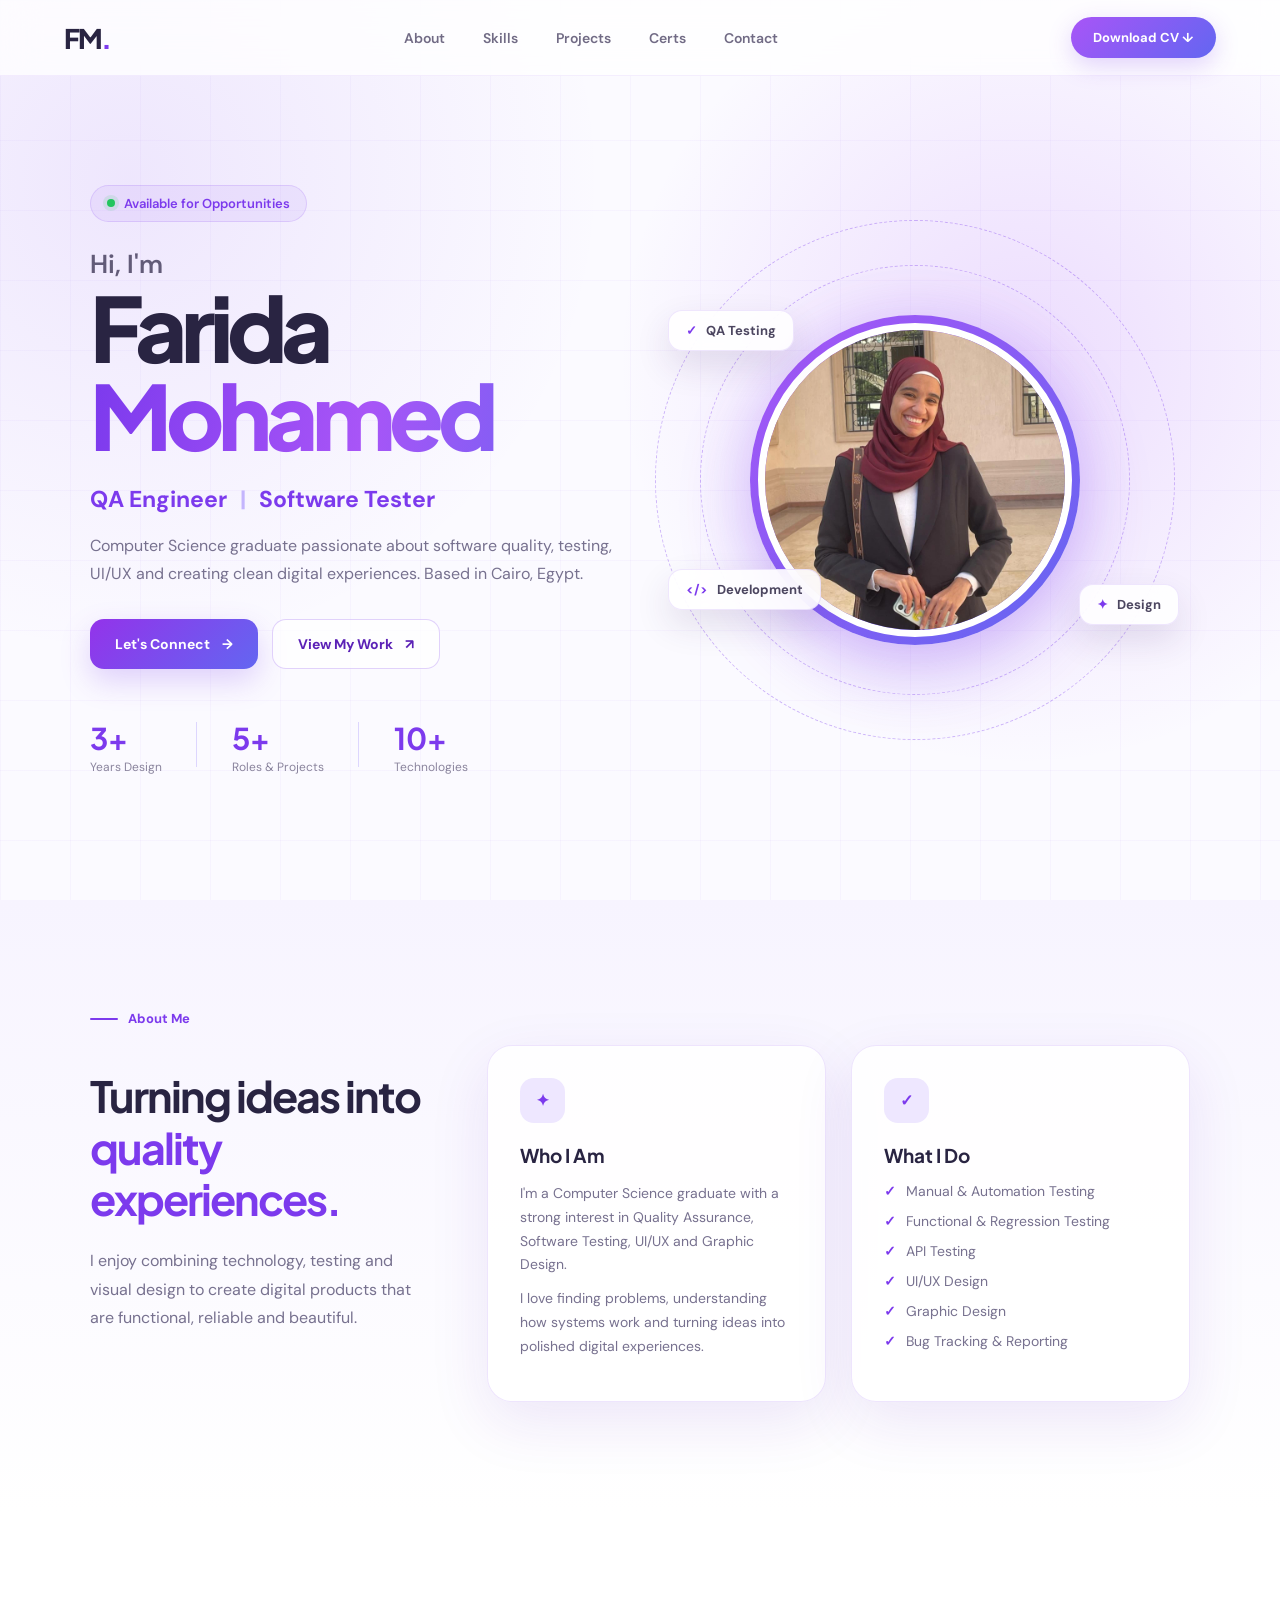
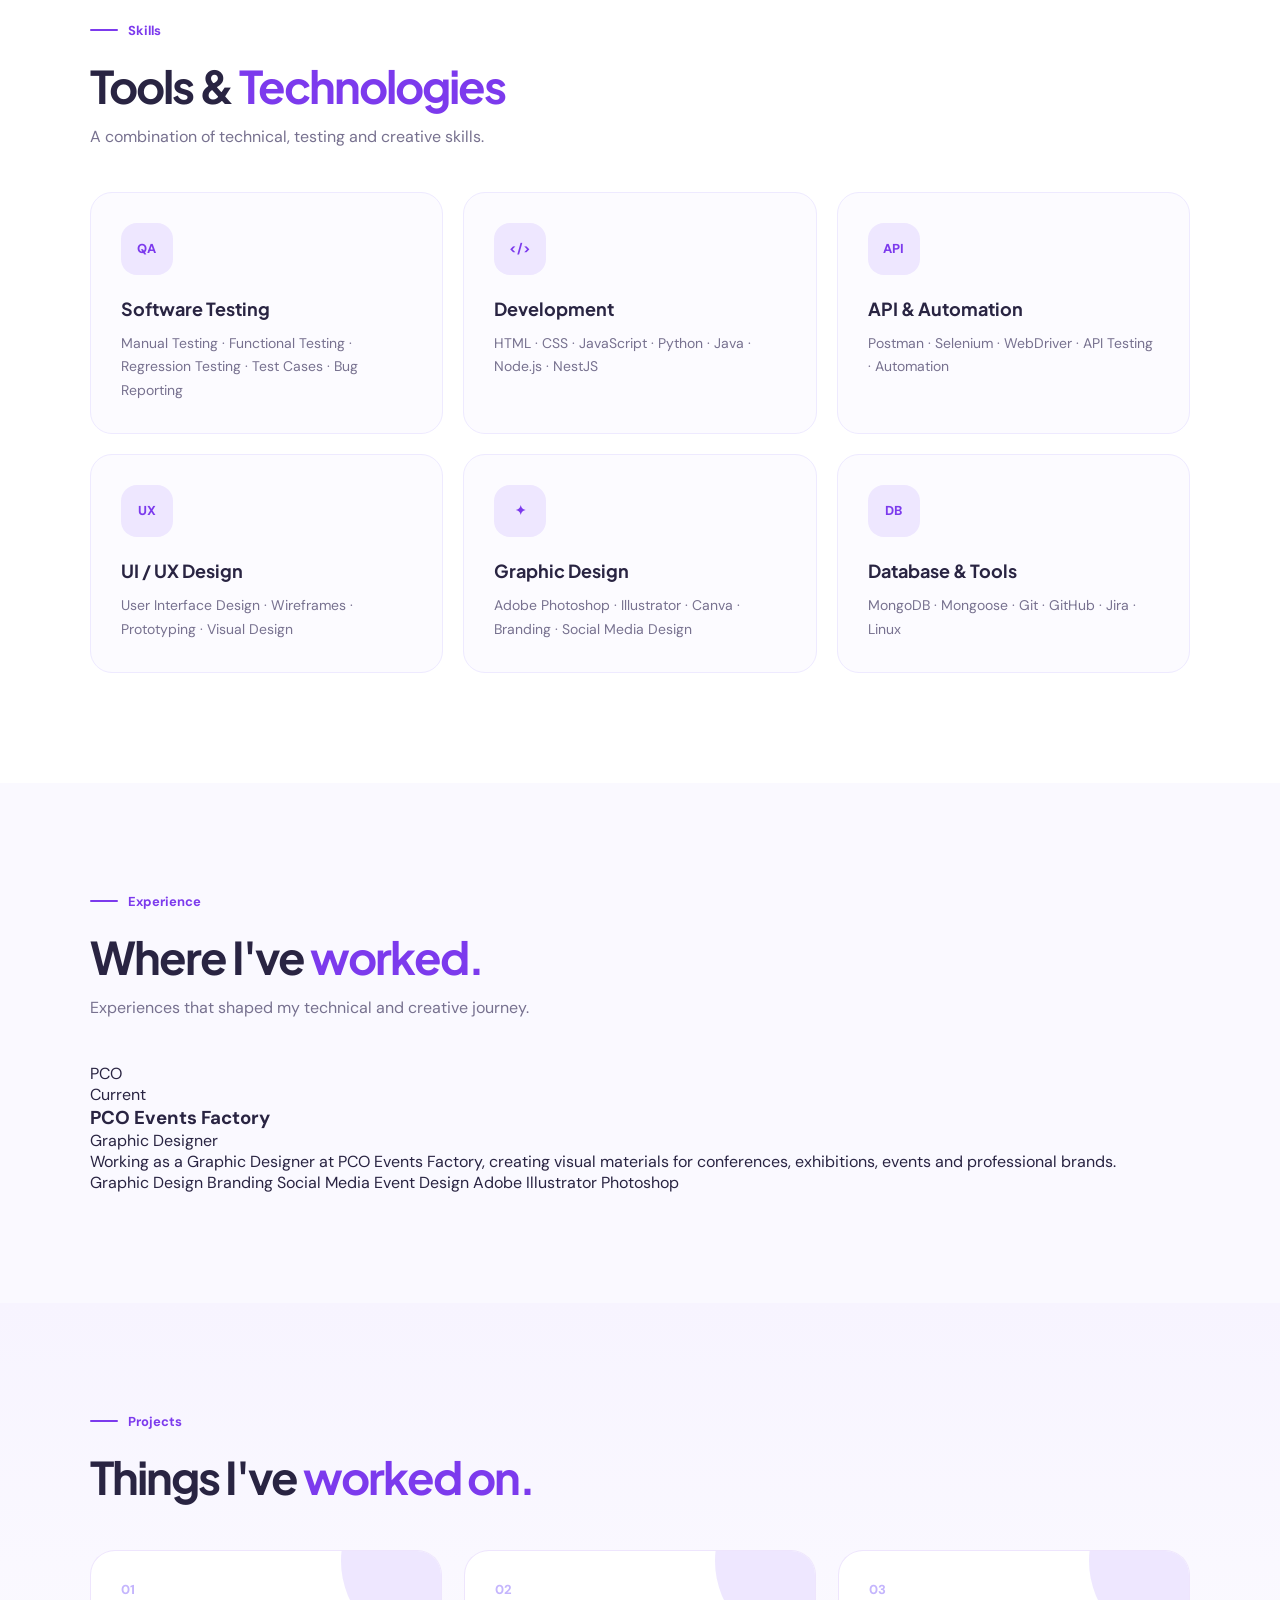
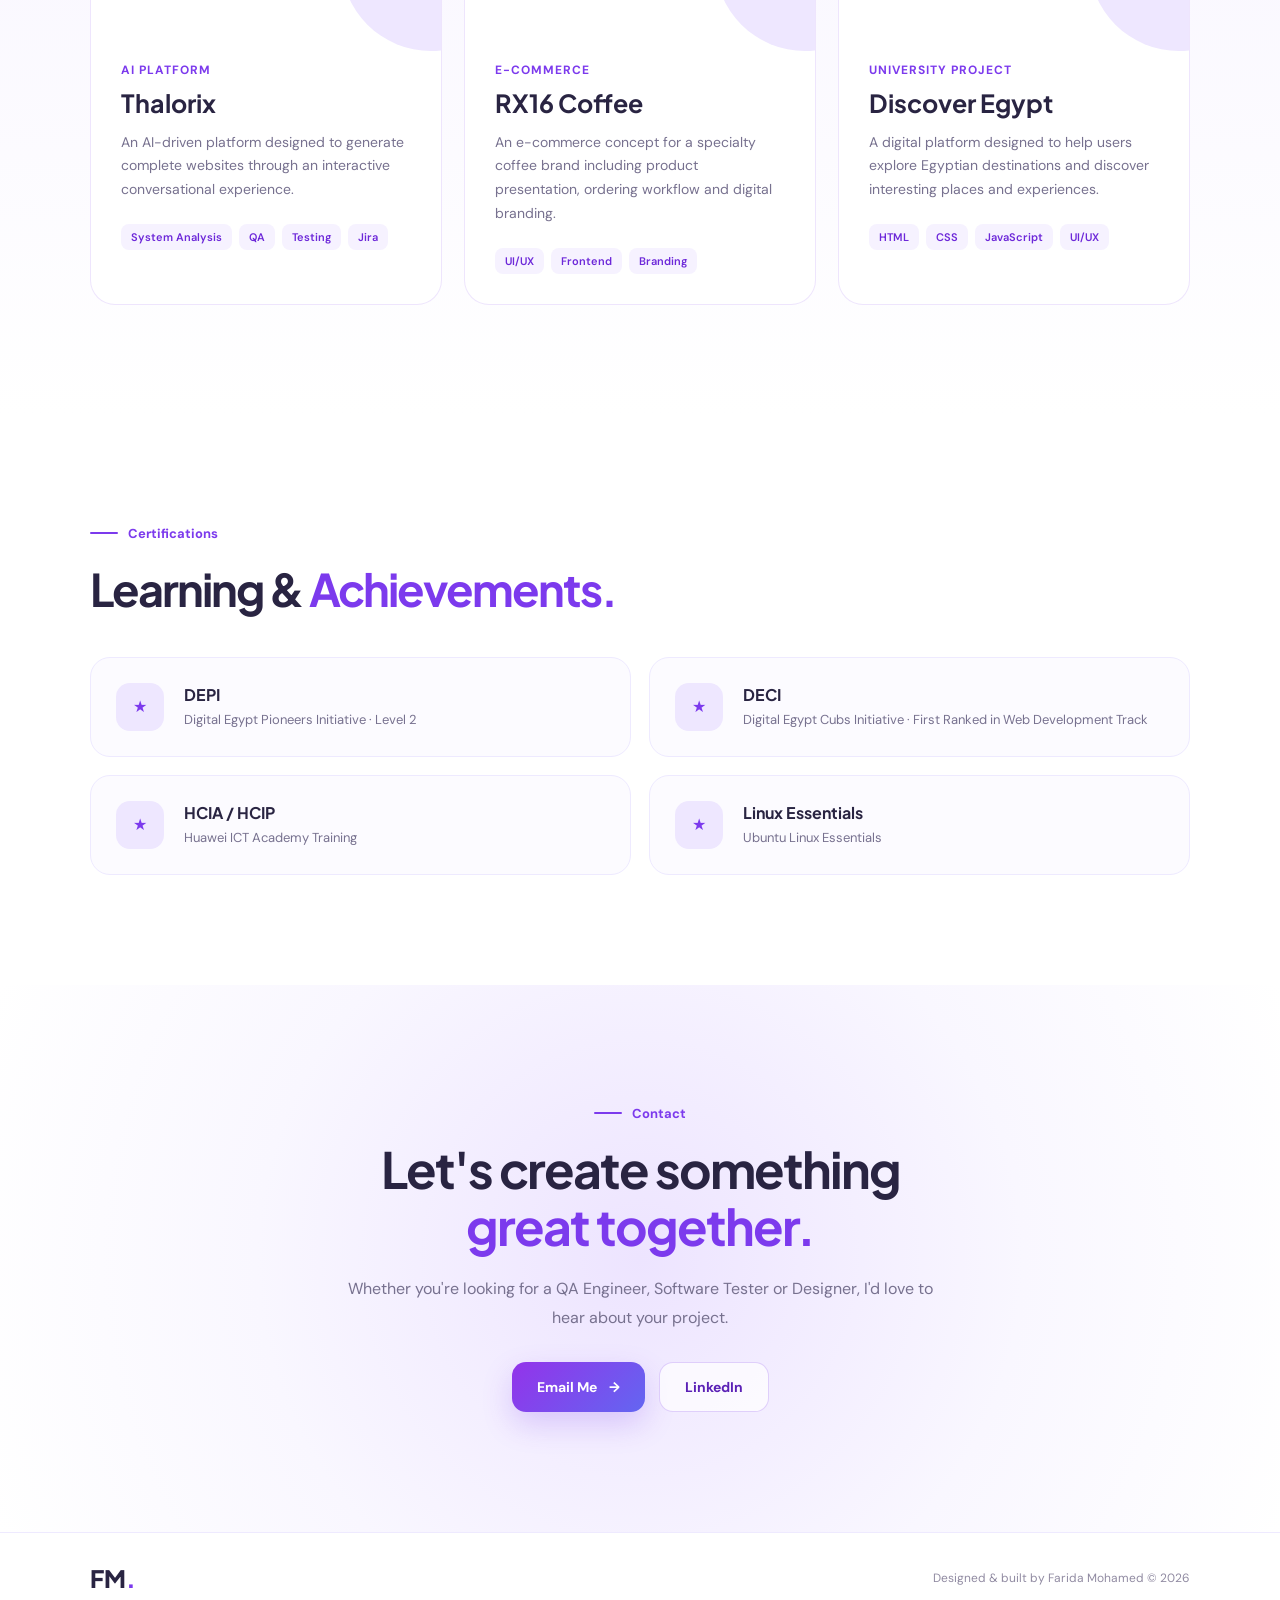
<file: index.html>
<!DOCTYPE html>
<html lang="en">
<head>
    <meta charset="UTF-8">
    <meta name="viewport" content="width=device-width, initial-scale=1.0">

    <title>Farida Mohamed | QA Engineer & Designer</title>

    <meta name="description"
          content="Farida Mohamed - QA Engineer, Software Tester and Graphic Designer">

    <link rel="preconnect" href="https://fonts.googleapis.com">
    <link rel="preconnect" href="https://fonts.gstatic.com" crossorigin>

    <link href="https://fonts.googleapis.com/css2?family=DM+Sans:wght@400;500;600;700&family=Plus+Jakarta+Sans:wght@500;600;700;800&display=swap"
          rel="stylesheet">

    <link rel="stylesheet" href="style.css">
</head>

<body>

<!-- ================= NAVBAR ================= -->

<header class="navbar">

    <a href="#home" class="logo">
        FM<span>.</span>
    </a>

   <nav class="nav-links">
    <a href="#about">About</a>
    <a href="#skills">Skills</a>
    <a href="#projects">Projects</a>
    <a href="#certs">Certs</a>
    <a href="#contact">Contact</a>
</nav>
    <a href="Farida Mohamed CV.pdf" class="cv-btn" target="_blank">
        Download CV
        <span>↓</span>
    </a>

</header>


<!-- ================= HERO ================= -->

<main>

<section id="home" class="hero">

    <div class="hero-content">

        <div class="availability">
            <span class="status-dot"></span>
            Available for Opportunities
        </div>

        <p class="hello">Hi, I'm</p>

        <h1>
            Farida
            <span>Mohamed</span>
        </h1>

        <div class="role">
            QA Engineer <span>|</span> Software Tester
        </div>

        <p class="hero-description">
            Computer Science graduate passionate about software quality,
            testing, UI/UX and creating clean digital experiences.
            Based in Cairo, Egypt.
        </p>

        <div class="hero-buttons">

            <a href="#contact" class="primary-btn">
                Let's Connect
                <span>→</span>
            </a>

          <a href="work.html" class="secondary-btn">
    View My Work
    <span>↗</span>
</a>

        </div>

        <div class="stats">

            <div class="stat">
                <strong>3+</strong>
                <span>Years Design</span>
            </div>

            <div class="stat">
                <strong>5+</strong>
                <span>Roles & Projects</span>
            </div>

            <div class="stat">
                <strong>10+</strong>
                <span>Technologies</span>
            </div>

        </div>

    </div>


    <!-- PROFILE -->

    <div class="hero-visual">

        <div class="glow"></div>

        <div class="orbit orbit-one"></div>
        <div class="orbit orbit-two"></div>

        <div class="profile-wrapper">

            <div class="profile-ring">

                <img
                    src="Farida Mohamed.jpeg"
                    alt="Farida Mohamed"
                    class="profile-image"
                >

            </div>

        </div>


        <div class="floating-card card-qa">
            <span>✓</span>
            QA Testing
        </div>

        <div class="floating-card card-design">
            <span>✦</span>
            Design
        </div>

        <div class="floating-card card-dev">
            <span>&lt;/&gt;</span>
            Development
        </div>

    </div>

</section>


<!-- ================= ABOUT ================= -->

<section id="about" class="section about-section">

    <div class="section-label">
        <span></span>
        About Me
    </div>

    <div class="about-grid">

        <div class="about-title">

            <h2>
                Turning ideas into
                <span>quality experiences.</span>
            </h2>

            <p>
                I enjoy combining technology, testing and visual design
                to create digital products that are functional,
                reliable and beautiful.
            </p>

        </div>


        <div class="info-card">

            <div class="card-icon">✦</div>

            <h3>Who I Am</h3>

            <p>
                I'm a Computer Science graduate with a strong interest
                in Quality Assurance, Software Testing, UI/UX and
                Graphic Design.
            </p>

            <p>
                I love finding problems, understanding how systems work
                and turning ideas into polished digital experiences.
            </p>

        </div>


        <div class="info-card">

            <div class="card-icon">✓</div>

            <h3>What I Do</h3>

            <ul>
                <li>Manual & Automation Testing</li>
                <li>Functional & Regression Testing</li>
                <li>API Testing</li>
                <li>UI/UX Design</li>
                <li>Graphic Design</li>
                <li>Bug Tracking & Reporting</li>
            </ul>

        </div>

    </div>

</section>


<!-- ================= SKILLS ================= -->

<section id="skills" class="section skills-section">

    <div class="section-label">
        <span></span>
        Skills
    </div>

    <h2 class="section-title">
        Tools & <span>Technologies</span>
    </h2>

    <p class="section-subtitle">
        A combination of technical, testing and creative skills.
    </p>


    <div class="skills-grid">

        <div class="skill-card">
            <div class="skill-icon">QA</div>
            <h3>Software Testing</h3>
            <p>
                Manual Testing · Functional Testing · Regression Testing
                · Test Cases · Bug Reporting
            </p>
        </div>


        <div class="skill-card">
            <div class="skill-icon">&lt;/&gt;</div>
            <h3>Development</h3>
            <p>
                HTML · CSS · JavaScript · Python · Java · Node.js · NestJS
            </p>
        </div>


        <div class="skill-card">
            <div class="skill-icon">API</div>
            <h3>API & Automation</h3>
            <p>
                Postman · Selenium · WebDriver · API Testing · Automation
            </p>
        </div>


        <div class="skill-card">
            <div class="skill-icon">UX</div>
            <h3>UI / UX Design</h3>
            <p>
                User Interface Design · Wireframes · Prototyping ·
                Visual Design
            </p>
        </div>


        <div class="skill-card">
            <div class="skill-icon">✦</div>
            <h3>Graphic Design</h3>
            <p>
                Adobe Photoshop · Illustrator · Canva · Branding ·
                Social Media Design
            </p>
        </div>


        <div class="skill-card">
            <div class="skill-icon">DB</div>
            <h3>Database & Tools</h3>
            <p>
                MongoDB · Mongoose · Git · GitHub · Jira · Linux
            </p>
        </div>

    </div>

</section>
    

<!-- ================= EXPERIENCE ================= -->

<section id="experience" class="section experience-section">

    <div class="section-label">
        <span></span>
        Experience
    </div>

    <h2 class="section-title">
        Where I've <span>worked.</span>
    </h2>

    <p class="section-subtitle">
        Experiences that shaped my technical and creative journey.
    </p>


    <div class="experience-card">

        <div class="experience-left">

            <div class="experience-logo">
                PCO
            </div>

            <div>

                <span class="experience-status">
                    Current
                </span>

                <h3>
                    PCO Events Factory
                </h3>

                <p class="experience-role">
                    Graphic Designer
                </p>

            </div>

        </div>


        <div class="experience-content">

            <p>
                Working as a Graphic Designer at PCO Events Factory,
                creating visual materials for conferences, exhibitions,
                events and professional brands.
            </p>

            <div class="experience-tags">

                <span>Graphic Design</span>
                <span>Branding</span>
                <span>Social Media</span>
                <span>Event Design</span>
                <span>Adobe Illustrator</span>
                <span>Photoshop</span>

            </div>

        </div>

    </div>

</section>
    
<!-- ================= PROJECTS ================= -->

<section id="projects" class="section projects-section">

    <div class="section-label">
        <span></span>
        Projects
    </div>

    <h2 class="section-title">
        Things I've <span>worked on.</span>
    </h2>


    <div class="projects-grid">

        <article class="project-card">

            <div class="project-number">01</div>

            <div class="project-content">

                <span class="project-type">
                    AI Platform
                </span>

                <h3>Thalorix</h3>

                <p>
                    An AI-driven platform designed to generate complete
                    websites through an interactive conversational
                    experience.
                </p>

                <div class="project-tags">
                    <span>System Analysis</span>
                    <span>QA</span>
                    <span>Testing</span>
                    <span>Jira</span>
                </div>

            </div>

        </article>


        <article class="project-card">

            <div class="project-number">02</div>

            <div class="project-content">

                <span class="project-type">
                    E-Commerce
                </span>

                <h3>RX16 Coffee</h3>

                <p>
                    An e-commerce concept for a specialty coffee brand
                    including product presentation, ordering workflow
                    and digital branding.
                </p>

                <div class="project-tags">
                    <span>UI/UX</span>
                    <span>Frontend</span>
                    <span>Branding</span>
                </div>

            </div>

        </article>


        <article class="project-card">

            <div class="project-number">03</div>

            <div class="project-content">

                <span class="project-type">
                    University Project
                </span>

                <h3>Discover Egypt</h3>

                <p>
                    A digital platform designed to help users explore
                    Egyptian destinations and discover interesting
                    places and experiences.
                </p>

                <div class="project-tags">
                    <span>HTML</span>
                    <span>CSS</span>
                    <span>JavaScript</span>
                    <span>UI/UX</span>
                </div>

            </div>

        </article>

    </div>

</section>


<!-- ================= CERTIFICATES ================= -->

<section id="certs" class="section cert-section">

    <div class="section-label">
        <span></span>
        Certifications
    </div>

    <h2 class="section-title">
        Learning & <span>Achievements.</span>
    </h2>


    <div class="cert-grid">

        <div class="cert-card">
            <div class="cert-icon">★</div>

            <div>
                <h3>DEPI</h3>
                <p>Digital Egypt Pioneers Initiative · Level 2</p>
            </div>
        </div>


        <div class="cert-card">
            <div class="cert-icon">★</div>

            <div>
                <h3>DECI</h3>
                <p>
                    Digital Egypt Cubs Initiative ·
                    First Ranked in Web Development Track
                </p>
            </div>
        </div>


        <div class="cert-card">
            <div class="cert-icon">★</div>

            <div>
                <h3>HCIA / HCIP</h3>
                <p>Huawei ICT Academy Training</p>
            </div>
        </div>


        <div class="cert-card">
            <div class="cert-icon">★</div>

            <div>
                <h3>Linux Essentials</h3>
                <p>Ubuntu Linux Essentials</p>
            </div>
        </div>

    </div>

</section>


<!-- ================= CONTACT ================= -->

<section id="contact" class="contact-section">

    <div class="contact-content">

        <div class="section-label">
            <span></span>
            Contact
        </div>

        <h2>
            Let's create something
            <span>great together.</span>
        </h2>

        <p>
            Whether you're looking for a QA Engineer, Software Tester
            or Designer, I'd love to hear about your project.
        </p>

        <div class="contact-buttons">

            <a
                href="mailto:your-email@gmail.com"
                class="primary-btn"
            >
                Email Me
                <span>→</span>
            </a>

            <a
                href="https://www.linkedin.com/"
                target="_blank"
                class="secondary-btn"
            >
                LinkedIn
            </a>

        </div>

    </div>

</section>

</main>


<!-- ================= FOOTER ================= -->

<footer>

    <div class="footer-logo">
        FM<span>.</span>
    </div>

    <p>
        Designed & built by Farida Mohamed © 2026
    </p>

</footer>


<script src="script.js"></script>

</body>
</html>
</file>
<file: style.css>
/* =========================
   RESET
========================= */

* {
    margin: 0;
    padding: 0;
    box-sizing: border-box;
}

html {
    scroll-behavior: smooth;
}

body {
    font-family: "DM Sans", sans-serif;
    color: #292442;
    background: #faf9ff;
    overflow-x: hidden;
}

a {
    text-decoration: none;
    color: inherit;
}

button,
a {
    -webkit-tap-highlight-color: transparent;
}


/* =========================
   VARIABLES
========================= */

:root {

    --purple: #7c3aed;
    --purple-light: #a855f7;
    --purple-dark: #5b21b6;

    --lavender: #eee7ff;
    --lavender-2: #f6f2ff;

    --text: #292442;
    --muted: #77718f;

    --white: #ffffff;

    --border: rgba(124, 58, 237, 0.13);

    --shadow:
        0 20px 60px rgba(91, 33, 182, 0.10);
}


/* =========================
   NAVBAR
========================= */

.navbar {

    position: fixed;

    top: 0;
    left: 0;

    width: 100%;

    height: 76px;

    padding: 0 5%;

    display: flex;

    align-items: center;

    justify-content: space-between;

    background: rgba(255, 255, 255, 0.78);

    backdrop-filter: blur(18px);

    border-bottom: 1px solid rgba(124, 58, 237, 0.08);

    z-index: 1000;
}


.logo {

    font-family: "Plus Jakarta Sans", sans-serif;

    font-size: 27px;

    font-weight: 800;

    letter-spacing: -2px;

    color: #292442;
}

.logo span,
.footer-logo span {
    color: var(--purple);
}


.nav-links {

    display: flex;

    gap: 38px;

    align-items: center;
}

.nav-links a {

    color: #716b85;

    font-size: 14px;

    font-weight: 600;

    transition: 0.3s;
}

.nav-links a:hover {
    color: var(--purple);
}


.cv-btn {

    padding: 12px 22px;

    border-radius: 30px;

    color: white;

    font-size: 13px;

    font-weight: 700;

    background: linear-gradient(
        135deg,
        #a855f7,
        #6366f1
    );

    box-shadow:
        0 8px 25px rgba(124, 58, 237, 0.22);

    transition: 0.3s;
}

.cv-btn:hover {
    transform: translateY(-2px);
}


/* =========================
   HERO
========================= */

.hero {

    min-height: 100vh;

    padding:
        140px
        7%
        80px;

    display: grid;

    grid-template-columns: 1fr 1fr;

    align-items: center;

    position: relative;

    overflow: hidden;

    background:

        radial-gradient(
            circle at 80% 40%,
            rgba(168, 85, 247, 0.18),
            transparent 35%
        ),

        radial-gradient(
            circle at 10% 20%,
            rgba(124, 58, 237, 0.10),
            transparent 35%
        ),

        #fbfaff;
}


.hero::before {

    content: "";

    position: absolute;

    inset: 0;

    background-image:
        linear-gradient(
            rgba(124, 58, 237, 0.035) 1px,
            transparent 1px
        ),
        linear-gradient(
            90deg,
            rgba(124, 58, 237, 0.035) 1px,
            transparent 1px
        );

    background-size: 70px 70px;

    pointer-events: none;
}


.hero-content {

    position: relative;

    z-index: 2;

    max-width: 650px;
}


.availability {

    display: inline-flex;

    align-items: center;

    gap: 9px;

    padding: 9px 16px;

    border-radius: 30px;

    background: rgba(124, 58, 237, 0.07);

    border: 1px solid rgba(124, 58, 237, 0.15);

    color: var(--purple);

    font-size: 13px;

    font-weight: 600;

    margin-bottom: 25px;
}


.status-dot {

    width: 8px;

    height: 8px;

    border-radius: 50%;

    background: #22c55e;

    box-shadow:
        0 0 0 4px rgba(34, 197, 94, 0.12);
}


.hello {

    font-size: 26px;

    font-weight: 600;

    color: #625b78;

    margin-bottom: 2px;
}


.hero h1 {

    font-family: "Plus Jakarta Sans", sans-serif;

    font-size: clamp(65px, 7vw, 105px);

    line-height: 0.98;

    letter-spacing: -6px;

    font-weight: 800;

    color: #292442;
}


.hero h1 span {

    display: block;

    background:
        linear-gradient(
            100deg,
            #7c3aed,
            #a855f7,
            #6366f1
        );

    -webkit-background-clip: text;

    background-clip: text;

    color: transparent;
}


.role {

    margin-top: 25px;

    font-size: 23px;

    font-weight: 700;

    color: var(--purple);
}

.role span {
    color: #c4b5fd;
    margin: 0 8px;
}


.hero-description {

    max-width: 570px;

    margin-top: 18px;

    font-size: 16px;

    line-height: 1.8;

    color: #77718f;
}


.hero-buttons {

    display: flex;

    gap: 14px;

    margin-top: 30px;
}


.primary-btn,
.secondary-btn {

    display: inline-flex;

    align-items: center;

    justify-content: center;

    gap: 12px;

    padding: 15px 25px;

    border-radius: 14px;

    font-size: 14px;

    font-weight: 700;

    transition: 0.3s;
}


.primary-btn {

    color: white;

    background:
        linear-gradient(
            135deg,
            #9333ea,
            #6366f1
        );

    box-shadow:
        0 12px 30px rgba(124, 58, 237, 0.22);
}


.primary-btn:hover {

    transform: translateY(-3px);

    box-shadow:
        0 18px 35px rgba(124, 58, 237, 0.30);
}


.secondary-btn {

    color: #5b21b6;

    border: 1px solid rgba(124, 58, 237, 0.22);

    background: rgba(255, 255, 255, 0.7);
}


.secondary-btn:hover {

    background: var(--lavender);

    transform: translateY(-3px);
}


/* =========================
   STATS
========================= */

.stats {

    display: flex;

    gap: 35px;

    margin-top: 50px;
}


.stat {

    display: flex;

    flex-direction: column;

    position: relative;

    padding-right: 35px;
}


.stat:not(:last-child)::after {

    content: "";

    position: absolute;

    right: 0;

    top: 3px;

    height: 45px;

    width: 1px;

    background: #ddd6fe;
}


.stat strong {

    font-family: "Plus Jakarta Sans", sans-serif;

    font-size: 30px;

    color: var(--purple);
}


.stat span {

    margin-top: 2px;

    font-size: 12px;

    color: #8a849d;
}


/* =========================
   HERO VISUAL
========================= */

.hero-visual {

    height: 600px;

    display: flex;

    justify-content: center;

    align-items: center;

    position: relative;
}


.glow {

    width: 400px;

    height: 400px;

    position: absolute;

    border-radius: 50%;

    background:
        radial-gradient(
            circle,
            rgba(168, 85, 247, 0.28),
            transparent 70%
        );

    filter: blur(15px);
}


.profile-wrapper {

    position: relative;

    z-index: 3;
}


.profile-ring {

    width: 330px;

    height: 330px;

    padding: 8px;

    border-radius: 50%;

    background:
        linear-gradient(
            135deg,
            #a855f7,
            #6366f1
        );

    box-shadow:
        0 25px 70px rgba(124, 58, 237, 0.30);
}


.profile-image {

    width: 100%;

    height: 100%;

    object-fit: cover;

    object-position: center;

    border-radius: 50%;

    display: block;

    border: 7px solid white;
}


.orbit {

    position: absolute;

    border: 1px dashed rgba(124, 58, 237, 0.35);

    border-radius: 50%;

    animation: rotate 18s linear infinite;
}


.orbit-one {

    width: 430px;

    height: 430px;
}


.orbit-two {

    width: 520px;

    height: 520px;

    animation-direction: reverse;

    animation-duration: 25s;
}


@keyframes rotate {

    from {
        transform: rotate(0);
    }

    to {
        transform: rotate(360deg);
    }
}


.floating-card {

    position: absolute;

    z-index: 5;

    padding: 11px 17px;

    border-radius: 14px;

    background: rgba(255, 255, 255, 0.88);

    backdrop-filter: blur(15px);

    border: 1px solid rgba(124, 58, 237, 0.12);

    box-shadow:
        0 15px 35px rgba(58, 36, 100, 0.12);

    font-size: 13px;

    font-weight: 700;

    color: #4c4660;

    animation: float 4s ease-in-out infinite;
}


.floating-card span {

    color: var(--purple);

    margin-right: 6px;
}


.card-qa {

    top: 130px;

    left: 5%;
}


.card-design {

    right: 2%;

    bottom: 155px;

    animation-delay: 1s;
}


.card-dev {

    left: 5%;

    bottom: 170px;

    animation-delay: 2s;
}


@keyframes float {

    0%,
    100% {
        transform: translateY(0);
    }

    50% {
        transform: translateY(-10px);
    }
}


/* =========================
   SECTIONS
========================= */

.section {

    padding: 110px 7%;

    position: relative;
}


.about-section {

    background:
        linear-gradient(
            180deg,
            #f7f4ff,
            #ffffff
        );
}


.section-label {

    display: flex;

    align-items: center;

    gap: 10px;

    color: var(--purple);

    font-size: 13px;

    font-weight: 700;

    margin-bottom: 18px;
}


.section-label span {

    width: 28px;

    height: 2px;

    background: var(--purple);

    border-radius: 5px;
}


.about-grid {

    display: grid;

    grid-template-columns: 1.1fr 1fr 1fr;

    gap: 25px;

    align-items: stretch;
}


.about-title {

    padding: 25px 30px 25px 0;
}


.about-title h2 {

    font-family: "Plus Jakarta Sans", sans-serif;

    font-size: 43px;

    line-height: 1.2;

    letter-spacing: -2px;
}


.about-title h2 span {

    display: block;

    color: var(--purple);
}


.about-title p {

    margin-top: 22px;

    line-height: 1.8;

    color: var(--muted);

    max-width: 430px;
}


.info-card {

    padding: 32px;

    background: rgba(255, 255, 255, 0.85);

    border: 1px solid var(--border);

    border-radius: 25px;

    box-shadow: var(--shadow);
}


.card-icon {

    width: 45px;

    height: 45px;

    display: flex;

    align-items: center;

    justify-content: center;

    border-radius: 14px;

    background: var(--lavender);

    color: var(--purple);

    font-weight: 800;

    margin-bottom: 20px;
}


.info-card h3 {

    font-family: "Plus Jakarta Sans", sans-serif;

    font-size: 19px;

    margin-bottom: 15px;
}


.info-card p {

    color: var(--muted);

    line-height: 1.7;

    font-size: 14px;

    margin-bottom: 10px;
}


.info-card ul {

    list-style: none;
}


.info-card li {

    position: relative;

    padding-left: 22px;

    color: var(--muted);

    font-size: 14px;

    margin: 12px 0;
}


.info-card li::before {

    content: "✓";

    position: absolute;

    left: 0;

    color: var(--purple);

    font-weight: 800;
}


/* =========================
   SECTION TITLES
========================= */

.section-title {

    font-family: "Plus Jakarta Sans", sans-serif;

    font-size: 45px;

    letter-spacing: -2px;

    margin-bottom: 12px;
}


.section-title span {
    color: var(--purple);
}


.section-subtitle {

    color: var(--muted);

    margin-bottom: 45px;
}


/* =========================
   SKILLS
========================= */

.skills-section {

    background: #ffffff;
}


.skills-grid {

    display: grid;

    grid-template-columns:
        repeat(3, 1fr);

    gap: 20px;
}


.skill-card {

    padding: 30px;

    border-radius: 22px;

    border: 1px solid #eeeaff;

    background: #fcfbff;

    transition: 0.35s;
}


.skill-card:hover {

    transform: translateY(-7px);

    border-color: #ddd0ff;

    box-shadow:
        0 20px 45px rgba(124, 58, 237, 0.10);
}


.skill-icon {

    width: 52px;

    height: 52px;

    border-radius: 16px;

    display: flex;

    align-items: center;

    justify-content: center;

    background: var(--lavender);

    color: var(--purple);

    font-size: 13px;

    font-weight: 800;

    margin-bottom: 22px;
}


.skill-card h3 {

    font-family: "Plus Jakarta Sans", sans-serif;

    margin-bottom: 12px;

    font-size: 18px;
}


.skill-card p {

    color: var(--muted);

    font-size: 14px;

    line-height: 1.7;
}


/* =========================
   PROJECTS
========================= */

.projects-section {

    background:
        linear-gradient(
            180deg,
            #f7f4ff,
            #ffffff
        );
}


.projects-grid {

    display: grid;

    grid-template-columns:
        repeat(3, 1fr);

    gap: 22px;

    margin-top: 45px;
}


.project-card {

    position: relative;

    min-height: 320px;

    padding: 30px;

    border-radius: 25px;

    overflow: hidden;

    background: white;

    border: 1px solid var(--border);

    transition: 0.35s;
}


.project-card::before {

    content: "";

    position: absolute;

    width: 180px;

    height: 180px;

    right: -80px;

    top: -80px;

    border-radius: 50%;

    background: var(--lavender);
}


.project-card:hover {

    transform: translateY(-8px);

    box-shadow:
        0 25px 60px rgba(91, 33, 182, 0.12);
}


.project-number {

    position: relative;

    font-size: 13px;

    font-weight: 800;

    color: #c4b5fd;

    margin-bottom: 60px;
}


.project-content {

    position: relative;
}


.project-type {

    color: var(--purple);

    font-size: 12px;

    font-weight: 700;

    text-transform: uppercase;

    letter-spacing: 1px;
}


.project-card h3 {

    font-family: "Plus Jakarta Sans", sans-serif;

    font-size: 25px;

    margin: 8px 0 12px;
}


.project-card p {

    color: var(--muted);

    line-height: 1.7;

    font-size: 14px;
}


.project-tags {

    display: flex;

    flex-wrap: wrap;

    gap: 7px;

    margin-top: 22px;
}


.project-tags span {

    padding: 6px 10px;

    border-radius: 8px;

    background: var(--lavender-2);

    color: #6d28d9;

    font-size: 11px;

    font-weight: 600;
}


/* =========================
   CERTIFICATES
========================= */

.cert-section {

    background: white;
}


.cert-grid {

    display: grid;

    grid-template-columns:
        repeat(2, 1fr);

    gap: 18px;

    margin-top: 40px;
}


.cert-card {

    display: flex;

    gap: 20px;

    align-items: center;

    padding: 25px;

    border-radius: 20px;

    border: 1px solid #eeeaff;

    background: #fcfbff;
}


.cert-icon {

    flex-shrink: 0;

    width: 48px;

    height: 48px;

    border-radius: 14px;

    display: flex;

    align-items: center;

    justify-content: center;

    background: var(--lavender);

    color: var(--purple);
}


.cert-card h3 {

    font-family: "Plus Jakarta Sans", sans-serif;

    font-size: 16px;

    margin-bottom: 5px;
}


.cert-card p {

    color: var(--muted);

    font-size: 13px;

    line-height: 1.5;
}


/* =========================
   CONTACT
========================= */

.contact-section {

    padding: 120px 7%;

    text-align: center;

    position: relative;

    overflow: hidden;

    background:
        radial-gradient(
            circle at center,
            #ede4ff,
            #f9f7ff 55%,
            white
        );
}


.contact-content {

    max-width: 750px;

    margin: auto;
}


.contact-section .section-label {

    justify-content: center;
}


.contact-section h2 {

    font-family: "Plus Jakarta Sans", sans-serif;

    font-size: 50px;

    line-height: 1.15;

    letter-spacing: -2px;
}


.contact-section h2 span {

    color: var(--purple);

    display: block;
}


.contact-section p {

    max-width: 600px;

    margin: 20px auto 30px;

    color: var(--muted);

    line-height: 1.8;
}


.contact-buttons {

    display: flex;

    justify-content: center;

    gap: 14px;
}


/* =========================
   FOOTER
========================= */

footer {

    padding: 30px 7%;

    display: flex;

    justify-content: space-between;

    align-items: center;

    border-top: 1px solid #eeeaff;

    background: white;

    color: #918ba2;

    font-size: 12px;
}


.footer-logo {

    font-family: "Plus Jakarta Sans", sans-serif;

    font-size: 24px;

    font-weight: 800;

    color: #292442;
}


/* =========================
   RESPONSIVE
========================= */

@media (max-width: 1050px) {

    .hero {

        grid-template-columns: 1fr;

        text-align: center;

        padding-top: 130px;
    }

    .hero-content {

        max-width: 800px;

        margin: auto;
    }

    .hero-description {

        margin-left: auto;

        margin-right: auto;
    }

    .hero-buttons,
    .stats {

        justify-content: center;
    }

    .hero-visual {

        height: 500px;
    }

    .about-grid {

        grid-template-columns: 1fr 1fr;
    }

    .about-title {

        grid-column: span 2;

        text-align: center;

        padding-right: 0;
    }

    .about-title p {

        margin-left: auto;

        margin-right: auto;
    }

    .skills-grid,
    .projects-grid {

        grid-template-columns: 1fr 1fr;
    }
}


@media (max-width: 700px) {

    .navbar {

        padding: 0 20px;
    }

    .nav-links {

        display: none;
    }

    .cv-btn {

        padding: 10px 15px;

        font-size: 11px;
    }

    .hero {

        padding:
            120px
            22px
            70px;
    }

    .hero h1 {

        font-size: 58px;

        letter-spacing: -4px;
    }

    .hello {

        font-size: 21px;
    }

    .role {

        font-size: 18px;
    }

    .hero-description {

        font-size: 14px;
    }

    .hero-buttons {

        flex-direction: column;

        align-items: stretch;
    }

    .stats {

        gap: 15px;
    }

    .stat {

        padding-right: 15px;
    }

    .stat strong {

        font-size: 23px;
    }

    .hero-visual {

        height: 400px;
    }

    .profile-ring {

        width: 250px;

        height: 250px;
    }

    .orbit-one {

        width: 330px;

        height: 330px;
    }

    .orbit-two {

        width: 390px;

        height: 390px;
    }

    .floating-card {

        font-size: 10px;

        padding: 8px 10px;
    }

    .card-qa {

        left: 0;
    }

    .card-dev {

        left: 0;

        bottom: 80px;
    }

    .card-design {

        right: 0;

        bottom: 80px;
    }

    .section {

        padding: 75px 22px;
    }

    .about-grid,
    .skills-grid,
    .projects-grid,
    .cert-grid {

        grid-template-columns: 1fr;
    }

    .about-title {

        grid-column: auto;
    }

    .about-title h2,
    .section-title {

        font-size: 34px;
    }

    .contact-section {

        padding: 80px 22px;
    }

    .contact-section h2 {

        font-size: 36px;
    }

    .contact-buttons {

        flex-direction: column;
    }

    footer {

        flex-direction: column;

        gap: 12px;

        text-align: center;
    }
}


/* =====================================================
   WORK PAGE
===================================================== */


/* =========================
   ACTIVE NAV LINK
========================= */

.nav-links a.active {

    color: var(--purple);

}


/* =========================
   WORK HERO
========================= */

.work-hero {

    min-height: 55vh;

    padding:
        170px
        7%
        90px;

    display: flex;

    align-items: center;

    position: relative;

    overflow: hidden;

    background:

        radial-gradient(
            circle at 80% 40%,
            rgba(168, 85, 247, 0.18),
            transparent 35%
        ),

        radial-gradient(
            circle at 10% 30%,
            rgba(124, 58, 237, 0.12),
            transparent 35%
        ),

        #faf8ff;
}


.work-hero::before {

    content: "";

    position: absolute;

    inset: 0;

    background-image:

        linear-gradient(
            rgba(124, 58, 237, 0.035) 1px,
            transparent 1px
        ),

        linear-gradient(
            90deg,
            rgba(124, 58, 237, 0.035) 1px,
            transparent 1px
        );

    background-size: 70px 70px;

    pointer-events: none;
}


.work-hero-content {

    position: relative;

    z-index: 2;

    max-width: 800px;
}


.work-hero h1 {

    font-family:
        "Plus Jakarta Sans",
        sans-serif;

    font-size:
        clamp(55px, 7vw, 90px);

    line-height: 1;

    letter-spacing: -5px;

    color: var(--text);
}


.work-hero h1 span {

    display: block;

    color: var(--purple);
}


.work-hero p {

    max-width: 650px;

    margin-top: 25px;

    color: var(--muted);

    font-size: 17px;

    line-height: 1.8;
}



/* =========================
   WORK PAGE
========================= */

.work-page {

    padding:
        90px
        7%
        120px;

    background: #ffffff;

    display: flex;

    flex-direction: column;

    gap: 45px;
}
</file>
